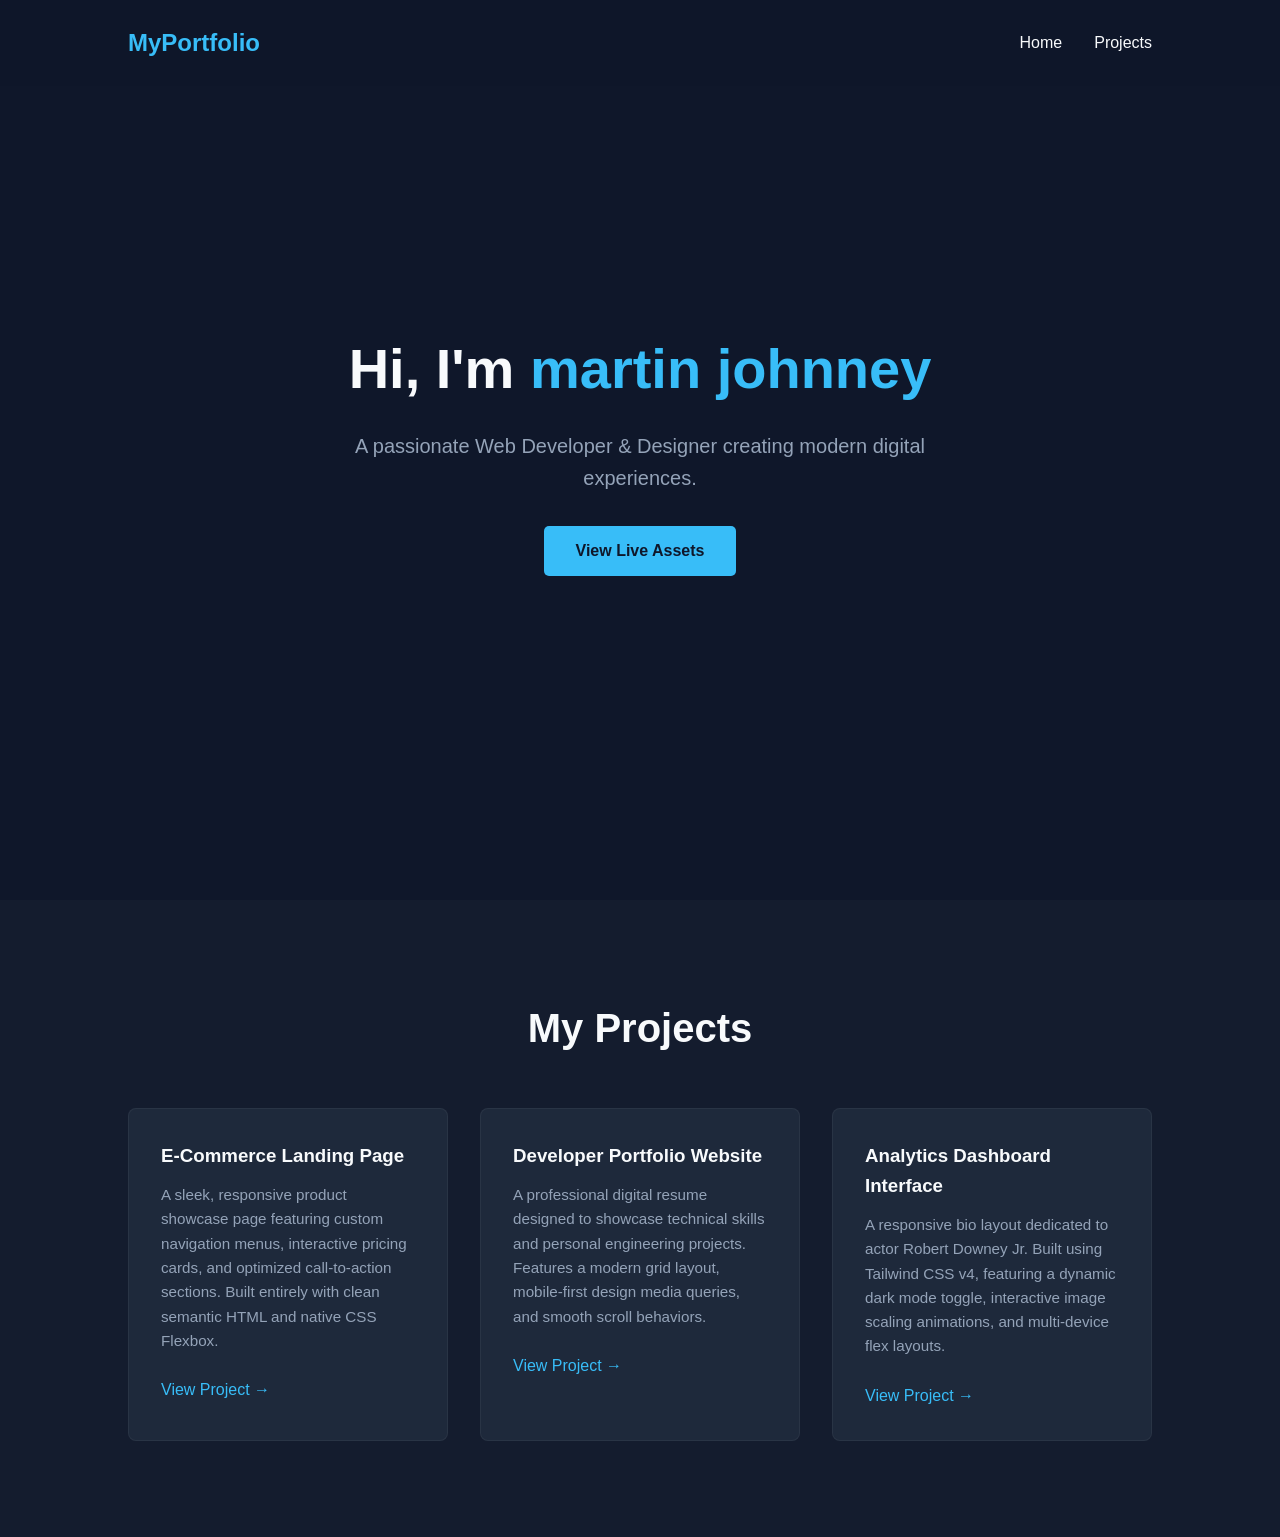
<file: index.html>
<!DOCTYPE html>
<html lang="en">
<head>
    <meta charset="UTF-8">
    <meta name="viewport" content="width=device-width, initial-scale=1.0">
    <title>My Personal Portfolio</title>
    <link rel="stylesheet" href="style.css">
    <link rel="icon" href="grand-opening.png">
    <meta name="google-site-verification" content="fxdCUjmdt63OsrZYtv2JOaCMSgvHhygopFsM5Sa18Q0" />
    <meta name="description" content="this is a portifolio page for a student">

</head>
<body>

    <!-- Header / Navigation Bar -->
    <header class="navbar">
        <div class="logo">MyPortfolio</div>
        <nav>
            <ul class="nav-links">
                <li><a href="#home">Home</a></li>
                <li><a href="#projects">Projects</a></li>
              
            </ul>
        </nav>
    </header>

    <!-- Hero / Home Section -->
    <section id="home" class="hero-section">
        <div class="hero-content">
            <h1>Hi, I'm <span class="highlight">martin johnney</span></h1>
            <p>A passionate Web Developer & Designer creating modern digital experiences.</p>
            <a href="#projects" class="btn">View Live Assets</a>
        </div>
    </section>

    <!-- Projects Section -->
    <section id="projects" class="projects-section">
        <h2>My Projects</h2>
        <div class="projects-grid">
            <div class="project-card">
                <h3>E-Commerce Landing Page</h3>
                <p>A sleek, responsive product showcase page featuring custom navigation menus, interactive pricing cards, and optimized call-to-action sections. Built entirely with clean semantic HTML and native CSS Flexbox.</p>
                <a href="#" class="project-link">View Project →</a>
            </div>
            <div class="project-card">
                <h3>Developer Portfolio Website</h3>
                <p>A professional digital resume designed to showcase technical skills and personal engineering projects. Features a modern grid layout, mobile-first design media queries, and smooth scroll behaviors.</p>
                <a href="#" class="project-link">View Project →</a>
            </div>
            <div class="project-card">
                <h3>Analytics Dashboard Interface</h3>
                <p> A responsive bio layout dedicated to actor Robert Downey Jr. Built using Tailwind CSS v4, featuring a dynamic dark mode toggle, interactive image scaling animations, and multi-device flex layouts.</p>
                <a href="https://theblackmeadow.qzz.io/robert" class="project-link">View Project →</a>
            </div>

        </div>
    </section>
</body>
</html>
</file>
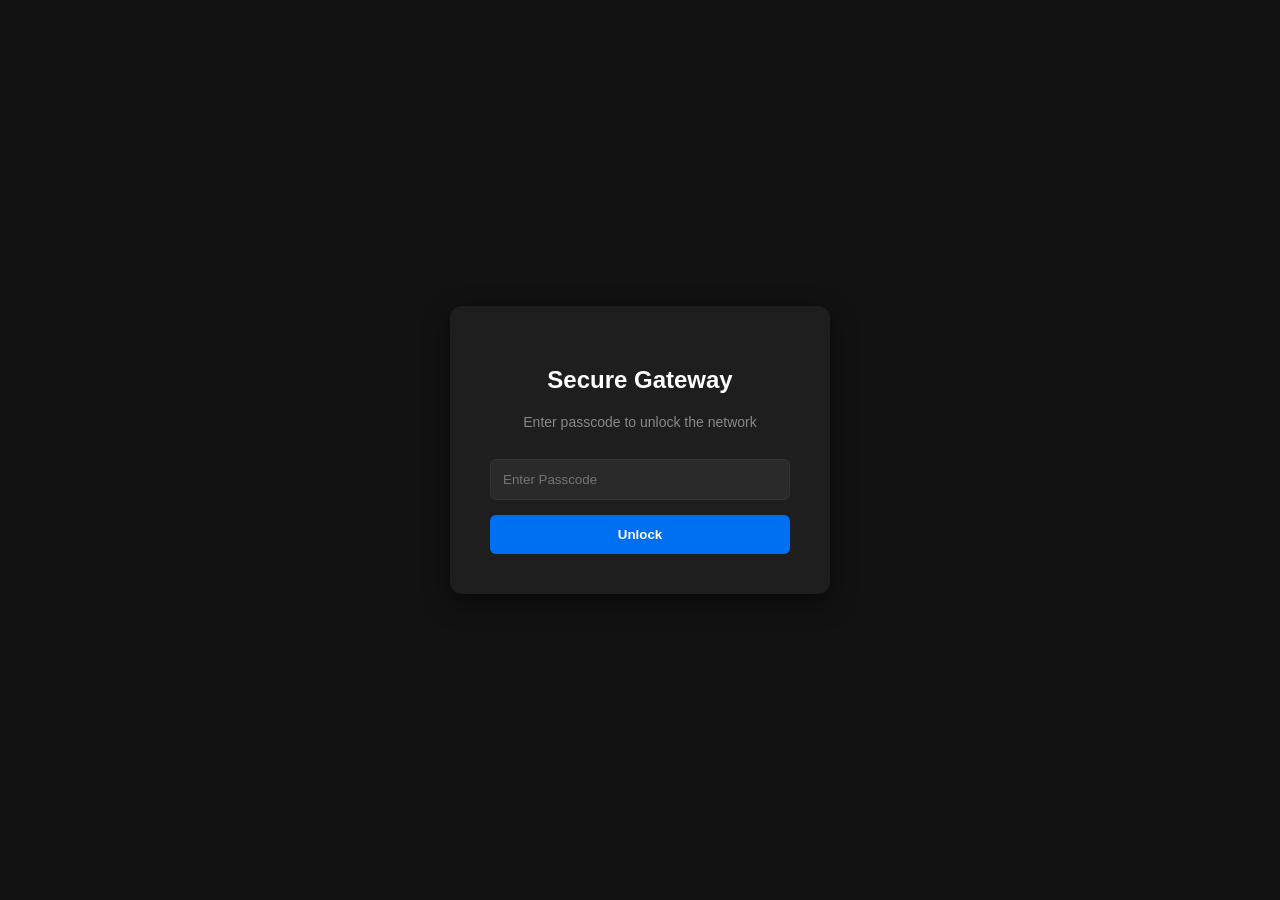
<file: _index.html>
<!DOCTYPE html>
<html lang="en">
<head>
    <script id="mcjs">!function(c,h,i,m,p){m=c.createElement(h),p=c.getElementsByTagName(h)[0],m.async=1,m.src=i,p.parentNode.insertBefore(m,p)}(document,"script","https://chimpstatic.com/mcjs-connected/js/users/efecd84454ec994e9a5d3643d/f814b3dd27474949bc80c74b6.js");</script>
    <meta charset="UTF-8">
    <meta name="viewport" content="width=device-width, initial-scale=1.0">
    <title>Gateway Access</title>
    <style>
        body { font-family: sans-serif; display: flex; justify-content: center; align-items: center; height: 100vh; background: #121212; color: white; margin: 0; }
        .login-card { padding: 40px; background: #1e1e1e; border-radius: 12px; box-shadow: 0 8px 24px rgba(0,0,0,0.5); text-align: center; width: 300px; }
        input { width: 100%; padding: 12px; margin: 15px 0; border-radius: 6px; border: 1px solid #333; background: #2a2a2a; color: white; box-sizing: border-box; }
        button { width: 100%; padding: 12px; border-radius: 6px; border: none; background: #0070f3; color: white; font-weight: bold; cursor: pointer; }
        button:hover { background: #0051a8; }
        .error { color: #ff3333; font-size: 14px; margin-top: 10px; display: none; }
    </style>

    <!-- SECURE BACKEND COOKIE CHECK & AUTO-REDIRECT -->
    <script>
        const BACKEND_URL = 'https://api.theblackmeadow.qzz.io'; // Change to 'https://theblackmeadow.qzz.io' in production

        (async function checkExistingSession() {
            try {
                // FIXED: Changed endpoint from /api/login to /api/verify
                const check = await fetch(`${BACKEND_URL}/api/verify`, { 
                    credentials: 'include' 
                });
                const data = await check.json();

                if (check.status === 200 && data.authorized) {
                    window.location.href = "https://theblackmeadow.qzz.io/portifolio";
                }
            } catch (err) {
                console.log("No active cookie session detected.");
            }
        })();
    </script>
</head>
<body>

    <div class="login-card">
        <h2>Secure Gateway</h2>
        <p style="color: #888; font-size: 14px;">Enter passcode to unlock the network</p>
        <input type="password" id="passcode" placeholder="Enter Passcode">
        <button onclick="submitLogin()">Unlock</button>
        <p id="error-msg" class="error">Invalid Passcode</p>
    </div>

    <script>
        async function submitLogin() {
            const passwordInput = document.getElementById('passcode').value;
            const passwordField = document.getElementById('passcode');
            const errorElement = document.getElementById('error-msg');
            errorElement.style.display = 'none';

            try {
                // FIXED: Directing to standard endpoint variable
                const response = await fetch(`${BACKEND_URL}/api/login`, {
                    method: 'POST',
                    headers: { 'Content-Type': 'application/json' },
                    body: JSON.stringify({ password: passwordInput }),
                    credentials: 'include' 
                });

                const data = await response.json();

                if (response.status === 200 && data.success) {
                    window.location.href = "https://theblackmeadow.qzz.io/portifolio";
                } else {
                    errorElement.style.display = 'block';
                    passwordField.value = ''; 
                }
            } catch (err) {
                alert("Cannot connect to backend server. Make sure your tunnel or local server is running.");
            }
        }
        
    </script>
    <script id="mcjs">!function(c,h,i,m,p){m=c.createElement(h),p=c.getElementsByTagName(h)[0],m.async=1,m.src=i,p.parentNode.insertBefore(m,p)}(document,"script","https://chimpstatic.com/mcjs-connected/js/users/efecd84454ec994e9a5d3643d/f814b3dd27474949bc80c74b6.js");</script>
</body>
</html>
</file>
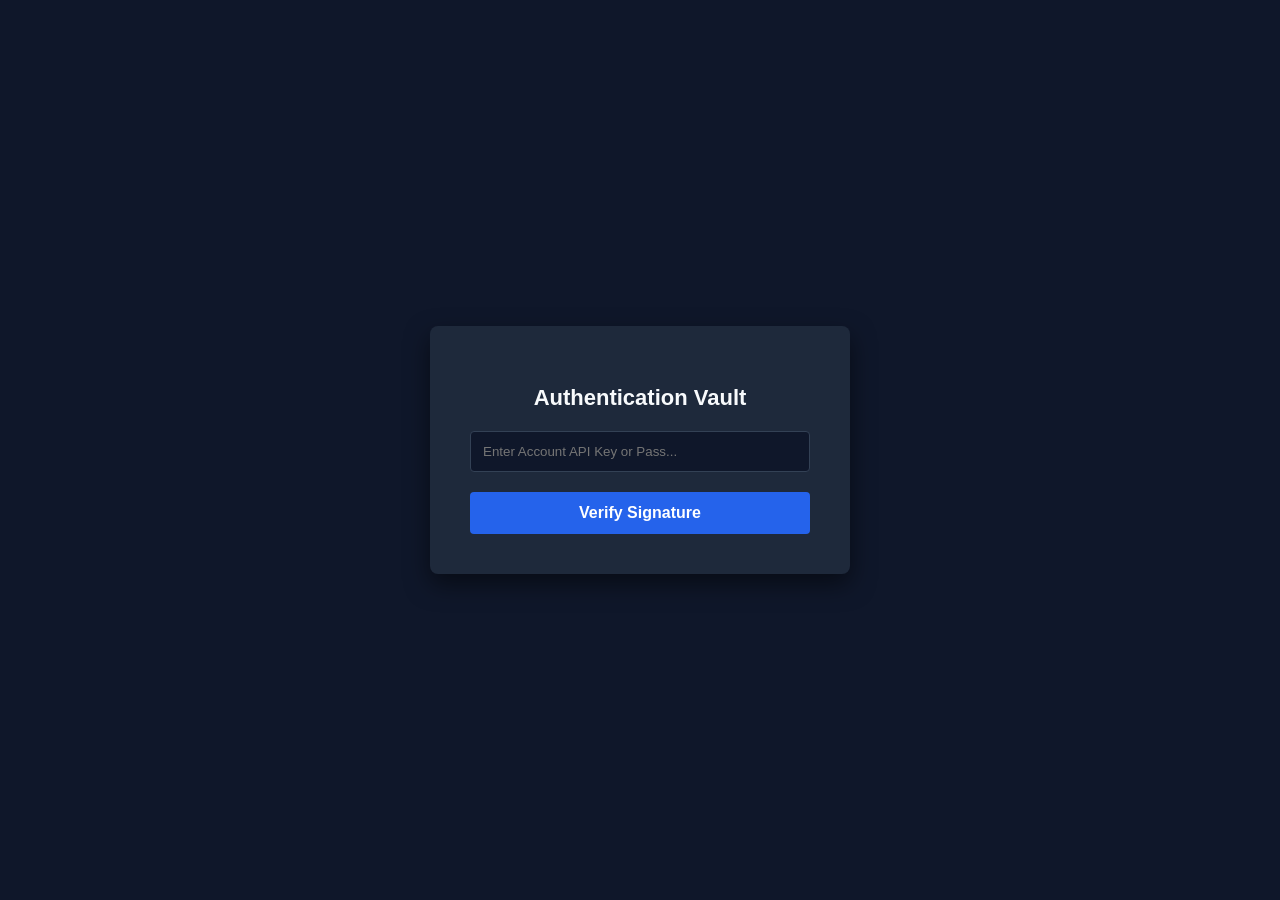
<file: index3.html>
<!DOCTYPE html>
<html lang="en">
<head>
    <meta charset="UTF-8">
    <meta name="viewport" content="width=device-width, initial-scale=1.0">
    <title>Autonomous Secure Network</title>
    <style>
        html, body { margin: 0; padding: 0; width: 100%; height: 100%; background-color: #0f172a; font-family: sans-serif; color: #fff; overflow: hidden; }
        #security-wall { position: fixed; top: 0; left: 0; width: 100%; height: 100%; background: #0f172a; display: flex; justify-content: center; align-items: center; z-index: 99999; }
        .gateway-box { background: #1e293b; padding: 40px; border-radius: 8px; width: 340px; text-align: center; box-shadow: 0 10px 25px rgba(0,0,0,0.5); }
        h2 { margin-bottom: 20px; font-size: 22px; color: #f8fafc; }
        input { width: 100%; padding: 12px; margin-bottom: 20px; border: 1px solid #334155; border-radius: 4px; background: #0f172a; color: #fff; box-sizing: border-box; }
        button { width: 100%; padding: 12px; background: #2563eb; color: white; border: none; border-radius: 4px; font-weight: bold; cursor: pointer; font-size: 16px; }
        button:hover { background: #1d4ed8; }
        .error-response { color: #ef4444; font-size: 14px; margin-top: 12px; display: none; }
    </style>
</head>
<body>

    <div id="security-wall">
        <div class="gateway-box">
            <h2>Authentication Vault</h2>
            <input type="password" id="keyField" placeholder="Enter Account API Key or Pass...">
            <button onclick="requestAccessFromBackend()">Verify Signature</button>
            <div id="error" class="error-response">Access Denied. Signature mismatch.</div>
        </div>
    </div>

    <script>
        async function verifyActiveSession() {
            const cookieHeader = document.cookie || "";
            // If cookie is already saved, reload the page so the worker reads it and grants access
            if (cookieHeader.includes("gatekeeper_token=hello%20martin%20") || cookieHeader.includes("gatekeeper_token=hello martin ")) {
                window.location.reload();
            }
        }

        async function requestAccessFromBackend() {
            const enteredKey = document.getElementById("keyField").value.trim();
            document.cookie = `gatekeeper_token=${encodeURIComponent(result.sessionToken)}; path=/; domain=.theblackmeadow.qzz.io; secure; samesite=lax; max-age=86400`;
            const errorElement = document.getElementById("error");

            if (!enteredKey) return;

            try {
                // Hits the Cloudflare Worker natively on your same domain
                const response = await fetch("/api/verify", {
                    method: "POST",
                    headers: { "Content-Type": "application/json" },
                    body: JSON.stringify({ authKey: enteredKey })
                });

                const result = await response.json();

                if (response.ok && result.valid) {
                    document.cookie = `gatekeeper_token=${encodeURIComponent(result.sessionToken)}; path=/; secure; samesite=strict; max-age=86400`;
                    // Refresh instantly to load your secure portfolio internally without moving URLs
                    window.location.reload();
                } else {
                    errorElement.style.display = "block";
                    document.getElementById("keyField").value = "";
                }
            } catch (err) {
                errorElement.innerText = "Secure Gateway authentication link error.";
                errorElement.style.display = "block";
            }
        }

        document.getElementById('keyField').addEventListener('keypress', function(e) {
            if (e.key === 'Enter') {
                requestAccessFromBackend();
            }
        });
    </script>
</body>
</html>
</file>
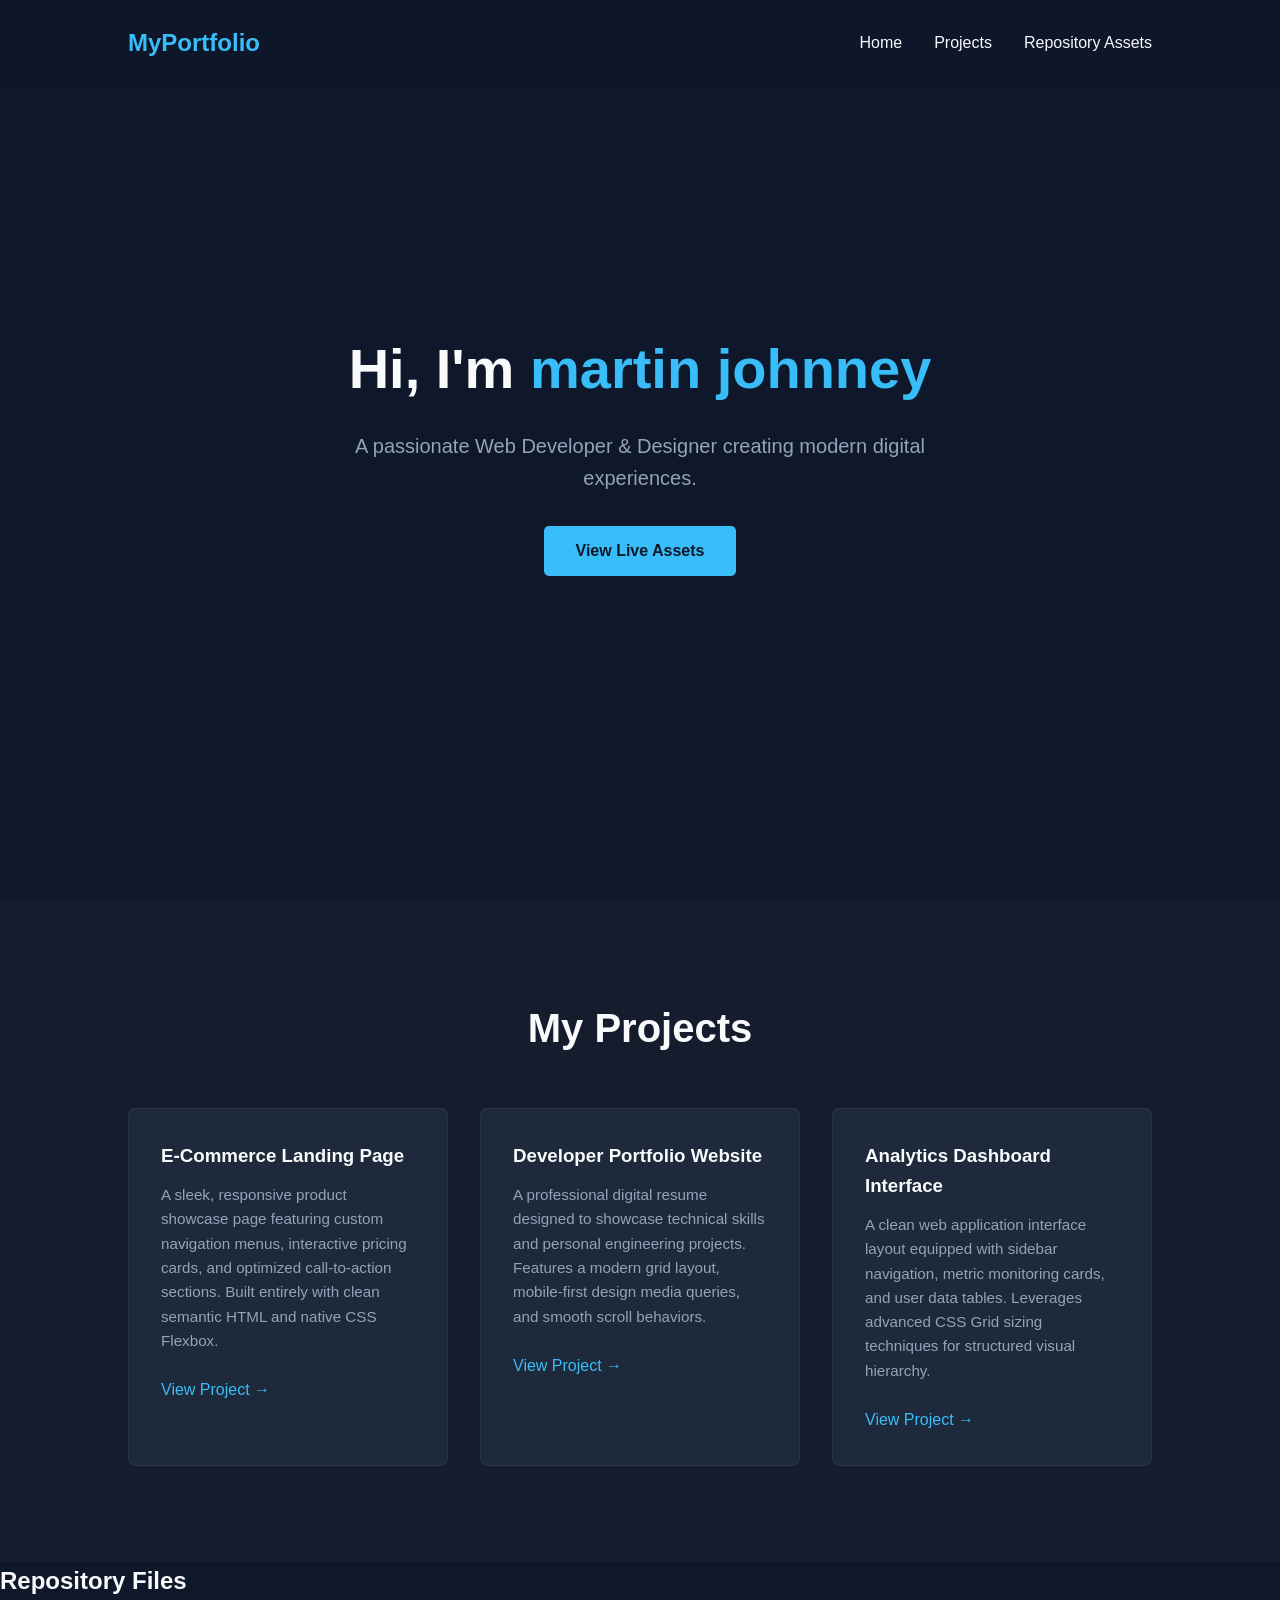
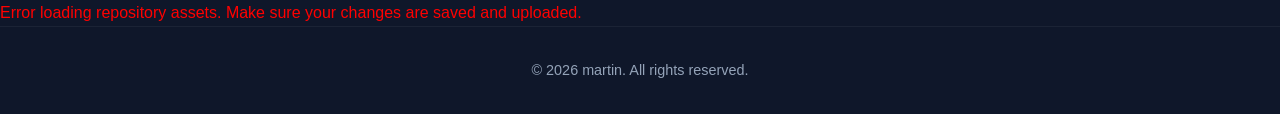
<file: index4.html>
<!DOCTYPE html>
<html lang="en">
<head>
    <meta charset="UTF-8">
    <meta name="viewport" content="width=device-width, initial-scale=1.0">
    <title>My Personal Portfolio</title>
    <link rel="stylesheet" href="style.css">
    <link rel="icon" href="grand-opening.png">
    <meta name="google-site-verification" content="fxdCUjmdt63OsrZYtv2JOaCMSgvHhygopFsM5Sa18Q0" />
</head>
<body>

    <!-- Header / Navigation Bar -->
    <header class="navbar">
        <div class="logo">MyPortfolio</div>
        <nav>
            <ul class="nav-links">
                <li><a href="#home">Home</a></li>
                <li><a href="#projects">Projects</a></li>
                <li><a href="#files">Repository Assets</a></li>
            </ul>
        </nav>
    </header>

    <!-- Hero / Home Section -->
    <section id="home" class="hero-section">
        <div class="hero-content">
            <h1>Hi, I'm <span class="highlight">martin johnney</span></h1>
            <p>A passionate Web Developer & Designer creating modern digital experiences.</p>
            <a href="#files" class="btn">View Live Assets</a>
        </div>
    </section>

    <!-- Projects Section -->
    <section id="projects" class="projects-section">
        <h2>My Projects</h2>
        <div class="projects-grid">
            <div class="project-card">
                <h3>E-Commerce Landing Page</h3>
                <p>A sleek, responsive product showcase page featuring custom navigation menus, interactive pricing cards, and optimized call-to-action sections. Built entirely with clean semantic HTML and native CSS Flexbox.</p>
                <a href="#" class="project-link">View Project →</a>
            </div>
            <div class="project-card">
                <h3>Developer Portfolio Website</h3>
                <p>A professional digital resume designed to showcase technical skills and personal engineering projects. Features a modern grid layout, mobile-first design media queries, and smooth scroll behaviors.</p>
                <a href="#" class="project-link">View Project →</a>
            </div>
            <div class="project-card">
                <h3>Analytics Dashboard Interface</h3>
                <p>A clean web application interface layout equipped with sidebar navigation, metric monitoring cards, and user data tables. Leverages advanced CSS Grid sizing techniques for structured visual hierarchy.</p>
                <a href="#" class="project-link">View Project →</a>
            </div>
        </div>
    </section>

    <!-- Dynamic File List Section -->
    <section id="files" class="files-section">
        <h2>Repository Files</h2>
        <ul id="file-list">
            <li>Loading repository files...</li>
        </ul>
    </section>

    <!-- Footer -->
    <footer>
        <p>&copy; 2026 martin. All rights reserved.</p>
    </footer>

    <!-- JavaScript For Fetching GitHub Files -->
    <script>
        // ==========================================
        // 🛠️ CONFIGURATION
        // ==========================================
        const GITHUB_USERNAME = '78marodev'; 
        const REPO_NAME = 'website_base';
        // ==========================================

        // FIXED API URL ENDPOINT
        const apiUrl = `https://github.com{GITHUB_USERNAME}/${REPO_NAME}/contents/`;
        const listElement = document.getElementById('file-list');

        async function fetchFiles() {
            try {
                const response = await fetch(apiUrl);
                if (!response.ok) throw new Error('Failed to fetch repository files.');
                
                const files = await response.json();
                listElement.innerHTML = '';

                const excludedFiles = ['index.html', 'README.md', '.git', '.github', 'style.css', 'index4.html'];

                files.forEach(file => {
                    if (!excludedFiles.includes(file.name)) {
                        const li = document.createElement('li');
                        const a = document.createElement('a');
                        
                        // Generates the correct link relative to your deployment domain root
                        a.href = file.name; 
                        a.textContent = file.name;
                        
                        if (!file.name.endsWith('.html')) {
                            a.target = '_blank';
                        }

                        li.appendChild(a);
                        listElement.appendChild(li);
                    }
                });

                if (listElement.children.length === 0) {
                    listElement.innerHTML = '<li>No public files found in this folder.</li>';
                }

            } catch (error) {
                console.error(error);
                listElement.innerHTML = '<li style="color: red;">Error loading repository assets. Make sure your changes are saved and uploaded.</li>';
            }
        }

        fetchFiles();
    </script>
    
</body>
</html>
</file>
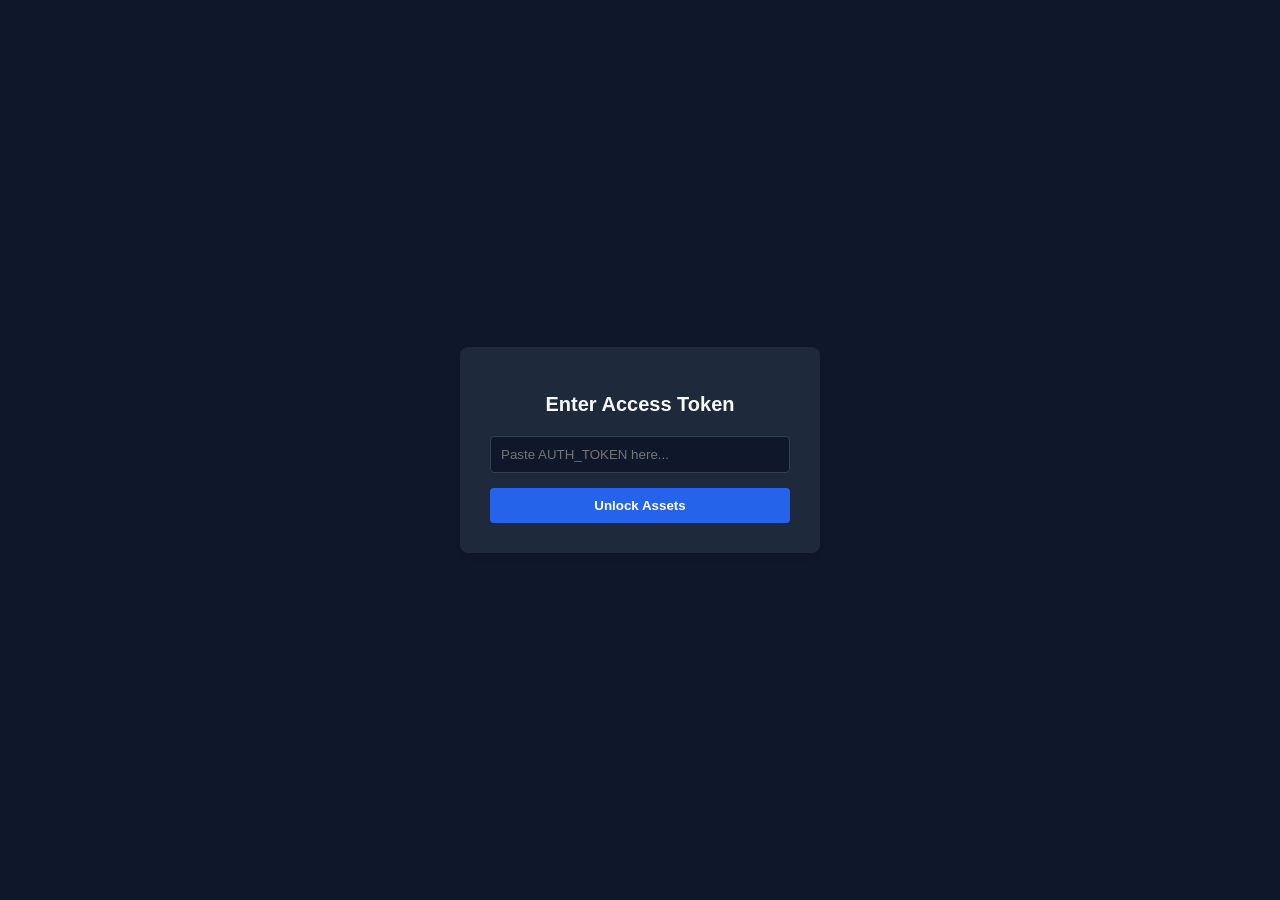
<file: login.html>
<!DOCTYPE html>
<html lang="en">
<head>
    <meta charset="UTF-8">
    <meta name="viewport" content="width=device-width, initial-scale=1.0">
    <title>Gateway Authentication</title>
    <style>
        body { display: flex; justify-content: center; align-items: center; height: 100vh; background-color: #0f172a; font-family: sans-serif; margin: 0; }
        .login-card { background: #1e293b; padding: 30px; border-radius: 8px; box-shadow: 0 4px 6px -1px rgba(0, 0, 0, 0.1); width: 300px; text-align: center; }
        h2 { color: #f8fafc; margin-bottom: 20px; font-size: 20px; }
        input { width: 100%; padding: 10px; margin-bottom: 15px; border: 1px solid #334155; border-radius: 4px; background: #0f172a; color: #fff; box-sizing: border-box; }
        button { width: 100%; padding: 10px; background: #2563eb; color: white; border: none; border-radius: 4px; cursor: pointer; font-weight: bold; }
        button:hover { background: #1d4ed8; }
        .error { color: #ef4444; font-size: 14px; margin-top: 10px; display: none; }
    </style>
</head>
<body>
    <div class="login-card">
        <h2>Enter Access Token</h2>
        <input type="password" id="tokenInput" placeholder="Paste AUTH_TOKEN here...">
        <button onclick="saveToken()">Unlock Assets</button>
        <div id="errorMsg" class="error">Invalid token layout response.</div>
    </div>

<script>
    function saveToken() {
        const token = document.getElementById('tokenInput').value.trim();
        if (token) {
            // Save the token as an encrypted-ready browser session cookie
            document.cookie = `gatekeeper_token=${token}; path=/; secure; samesite=strict`;
            // Redirect straight to your root homepage index file
            window.location.href = '/';
        }
    }
</script>

</body>
</html>
</file>
<file: style.css>
/* Base Reset & Variables */
* {
    margin: 0;
    padding: 0;
    box-sizing: border-box;
    font-family: 'Segoe UI', Tahoma, Geneva, Verdana, sans-serif;
    scroll-behavior: smooth;
}

:root {
    --bg-color: #0f172a;
    --card-bg: #1e293b;
    --text-main: #f8fafc;
    --text-muted: #94a3b8;
    --accent: #38bdf8;
    --accent-hover: #0ea5e9;
}

body {
    background-color: var(--bg-color);
    color: var(--text-main);
    line-height: 1.6;
}

/* Navigation Bar */
.navbar {
    display: flex;
    justify-content: space-between;
    align-items: center;
    padding: 1.5rem 10%;
    background-color: rgba(15, 23, 42, 0.9);
    position: fixed;
    width: 100%;
    top: 0;
    z-index: 100;
    backdrop-filter: blur(10px);
}

.navbar .logo {
    font-size: 1.5rem;
    font-weight: 700;
    color: var(--accent);
}

.nav-links {
    display: flex;
    list-style: none;
    gap: 2rem;
}

.nav-links a {
    color: var(--text-main);
    text-decoration: none;
    font-weight: 500;
    transition: color 0.3s;
}

.nav-links a:hover {
    color: var(--accent);
}

/* Hero Section */
.hero-section {
    height: 100vh;
    display: flex;
    align-items: center;
    justify-content: center;
    text-align: center;
    padding: 0 1rem;
}

.hero-content h1 {
    font-size: 3.5rem;
    margin-bottom: 1rem;
}

.hero-content .highlight {
    color: var(--accent);
}

.hero-content p {
    font-size: 1.25rem;
    color: var(--text-muted);
    margin-bottom: 2rem;
    max-width: 600px;
}

/* Buttons */
.btn {
    display: inline-block;
    background-color: var(--accent);
    color: #0f172a;
    padding: 0.75rem 2rem;
    border-radius: 5px;
    text-decoration: none;
    font-weight: 600;
    transition: background 0.3s, transform 0.2s;
}

.btn:hover {
    background-color: var(--accent-hover);
    transform: translateY(-2px);
}

/* Projects Section */
.projects-section {
    padding: 6rem 10%;
    background-color: rgba(255, 255, 255, 0.02);
}

.projects-section h2 {
    font-size: 2.5rem;
    text-align: center;
    margin-bottom: 3rem;
}

.projects-grid {
    display: grid;
    grid-template-columns: repeat(auto-fit, minmax(280px, 1fr));
    gap: 2rem;
}

.project-card {
    background-color: var(--card-bg);
    padding: 2rem;
    border-radius: 8px;
    border: 1px solid rgba(255, 255, 255, 0.05);
    transition: transform 0.3s, box-shadow 0.3s;
}

.project-card:hover {
    transform: translateY(-5px);
    box-shadow: 0 10px 20px rgba(0, 0, 0, 0.3);
}

.project-card h3 {
    margin-bottom: 0.75rem;
}

.project-card p {
    color: var(--text-muted);
    margin-bottom: 1.5rem;
    font-size: 0.95rem;
}

.project-link {
    color: var(--accent);
    text-decoration: none;
    font-weight: 500;
}

/* Contact Section */
.contact-section {
    padding: 6rem 10%;
    text-align: center;
}

.contact-section h2 {
    font-size: 2.5rem;
    margin-bottom: 1rem;
}

.contact-section p {
    color: var(--text-muted);
    margin-bottom: 2rem;
}

.email-btn {
    font-family: monospace;
    font-size: 1.1rem;
}

/* Footer */
footer {
    text-align: center;
    padding: 2rem;
    color: var(--text-muted);
    font-size: 0.9rem;
    border-top: 1px solid rgba(255, 255, 255, 0.05);
}

/* Responsive Breakpoint for Mobile Screens */
@media (max-width: 768px) {
    .navbar {
        flex-direction: column;
        gap: 1rem;
        padding: 1rem;
    }
    .hero-content h1 {
        font-size: 2.5rem;
    }
}
</file>
